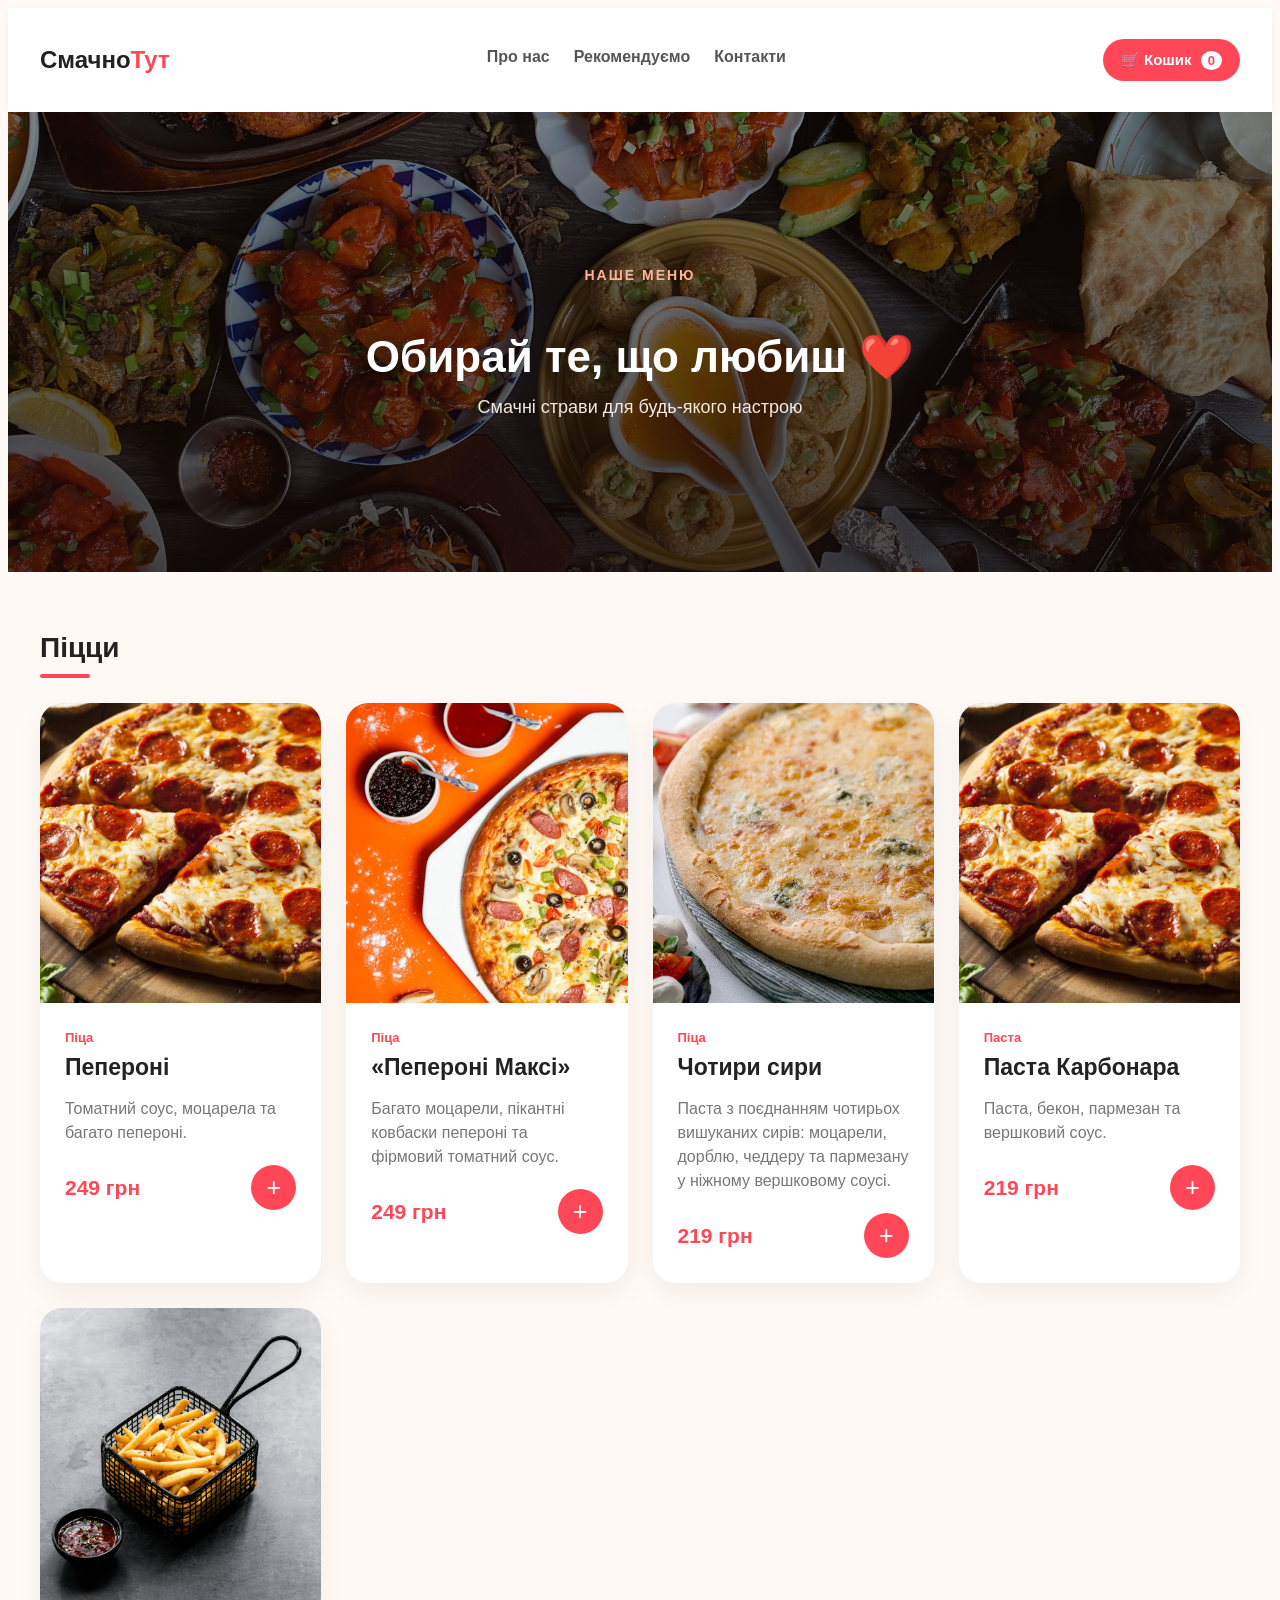
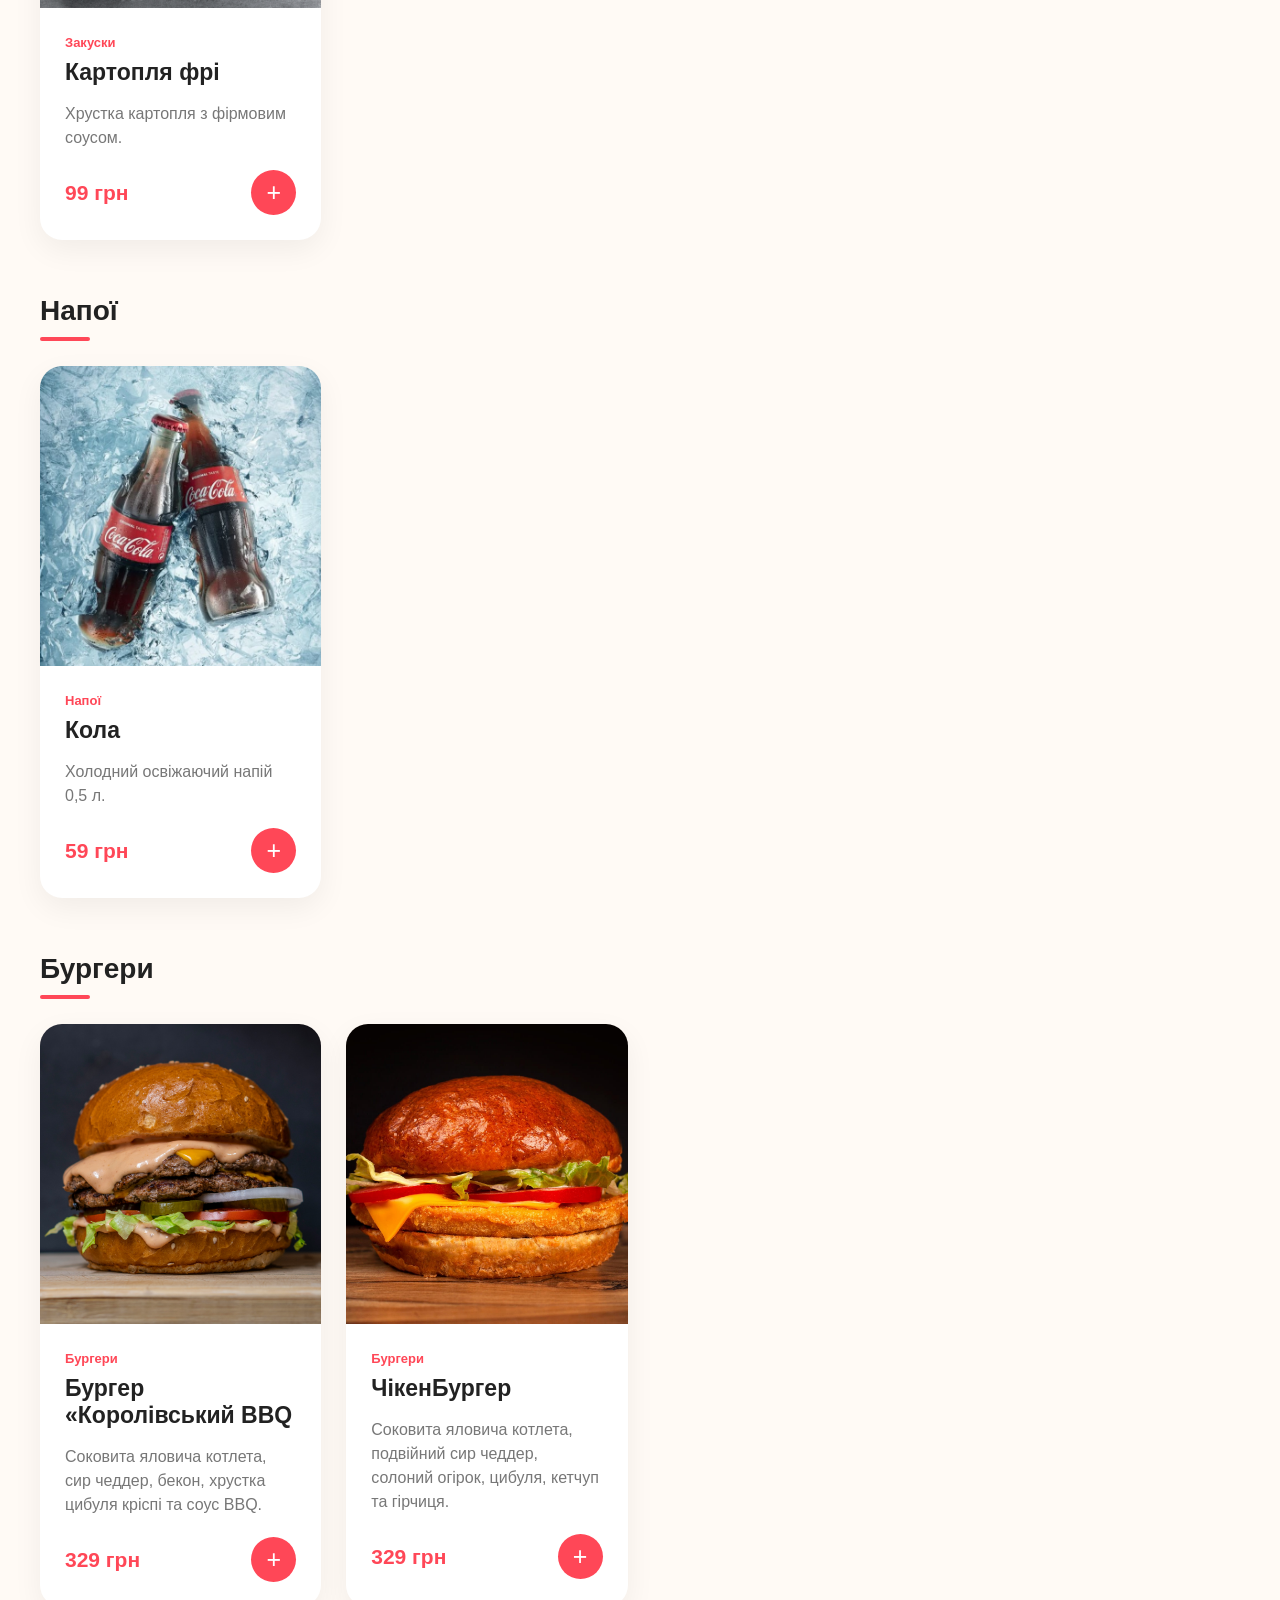
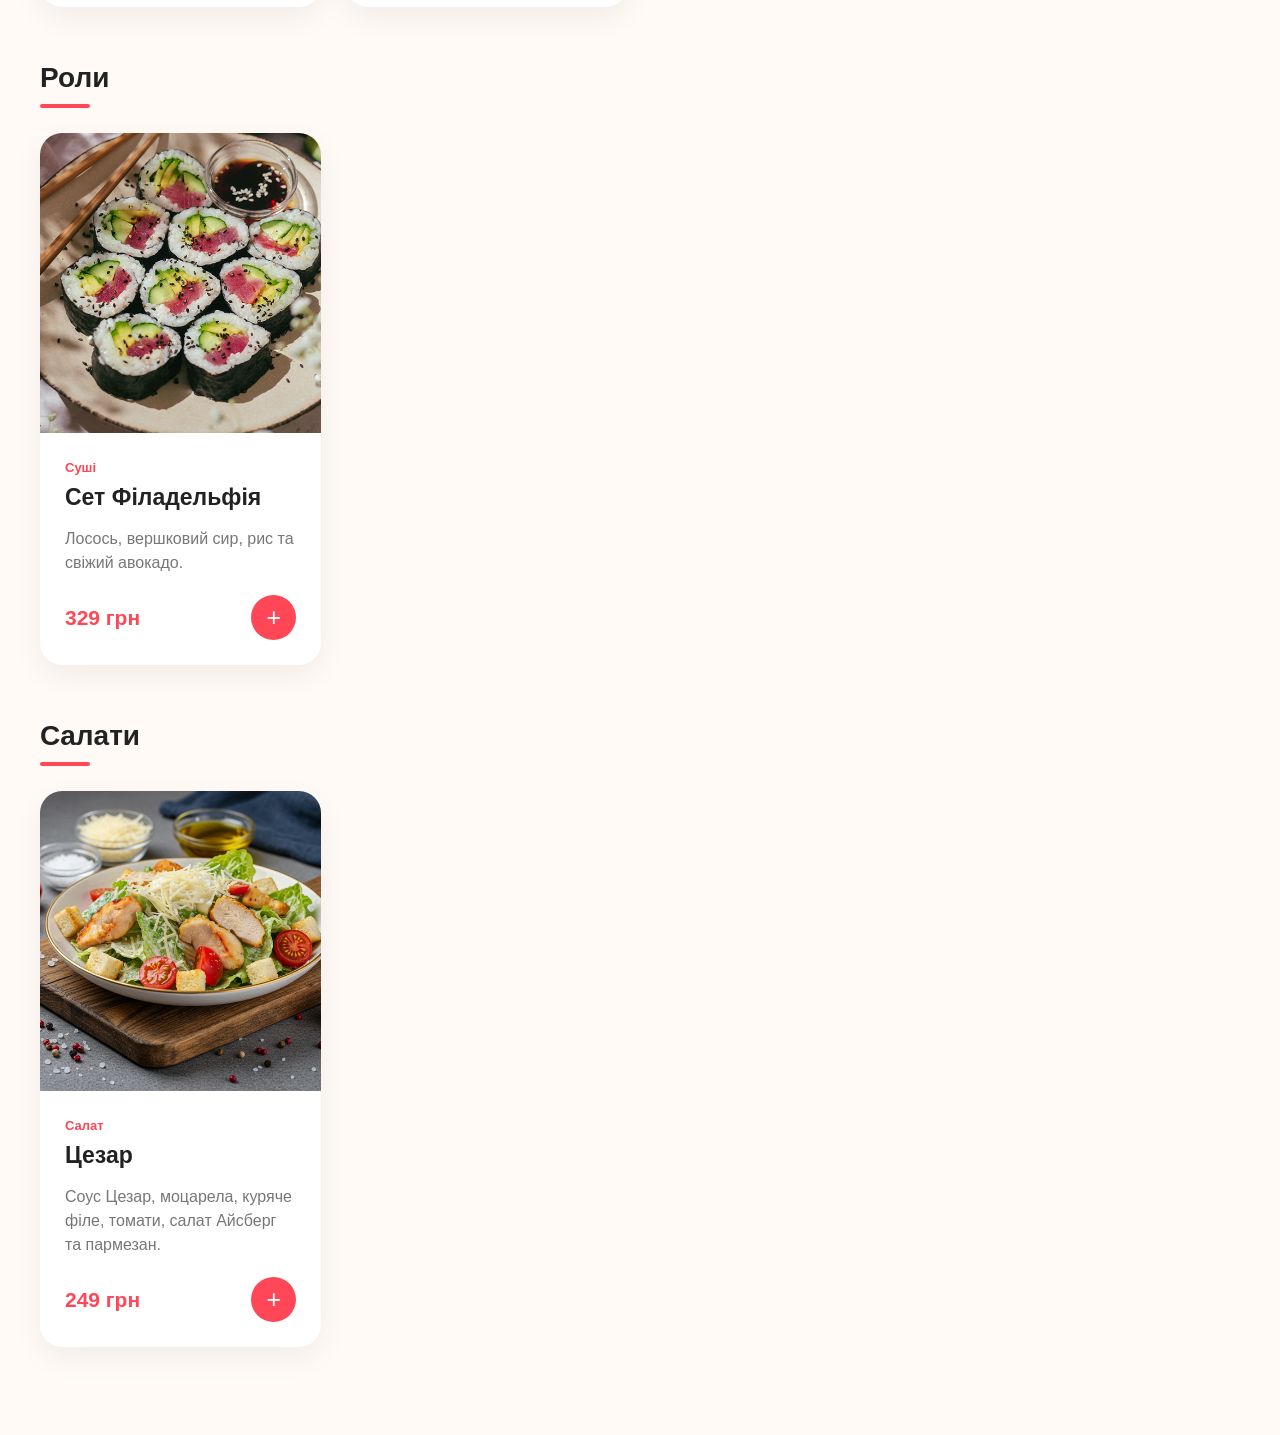
<file: menu.html>
<!DOCTYPE html>
<html lang="en">

<head>
    <meta charset="UTF-8">
    <meta name="viewport" content="width=device-width, initial-scale=1.0">
    <title>СмачноТут — Меню</title>
    <link rel="stylesheet" href="common.css">
    <link rel="stylesheet" href="menu.css">

</head>

<body>
    <header class="header">
        <div class="container header-content">

            <a href="index.html" class="logo">Смачно<span>Тут</span></a>

            <nav class="nav">
                <a href="index.html#about">Про нас</a>
                <a href="index.html#recommend">Рекомендуємо</a>
                <a href="index.html#contacts">Контакти</a>
            </nav>

            <button class="cart-button" id="cartButton">
                🛒 Кошик
                <span id="cartCount">0</span>
            </button>

        </div>
    </header>
    <section class="menuContent">
        <div class="container menu-hero-inner">
            <span>НАШЕ МЕНЮ</span>
            <h2>Обирай те, що любиш ❤️</h2>
            <p>Смачні страви для будь-якого настрою</p>
        </div>
    </section>

    <main class="container menu-body">

    <h2 class="menu-category-title">Піцци</h2>
    <div class="products">

        <!-- Піца -->

        <article class="product-card">

            <div class="product-image">
                <img src="./images/Pizza.jfif">
            </div>

            <div class="product-info">

                <span class="product-category">
                    Піца
                </span>

                <h3>Пепероні</h3>

                <p>
                    Томатний соус, моцарела та багато пепероні.
                </p>

                <div class="product-bottom">

                    <strong>249 грн</strong>

                    <button class="add-button" data-name="Піца Пепероні" data-price="249">
                        +
                    </button>

                </div>

            </div>

        </article>


<article class="product-card">

            <div class="product-image">
                <img src="./images/Pizza.avif">
            </div>

            <div class="product-info">

                <span class="product-category">
                    Піца 
                </span>

                <h3>«Пепероні Максі»</h3>

                <p>
                    Багато моцарели, пікантні ковбаски пепероні та фірмовий томатний соус.
                </p>

                <div class="product-bottom">

                    <strong>249 грн</strong>

                    <button class="add-button" data-name="Піца «Пепероні Максі»" data-price="249">
                        +
                    </button>

                </div>

            </div>

        </article>


<!-- Піца -->
        <article class="product-card">

            <div class="product-image">
                <img src="./images/CheesePizza.jpg">
            </div>

            <div class="product-info">

                <span class="product-category">
                    Піца
                </span>

                <h3>Чотири сири</h3>

                <p>
                    Паста з поєднанням чотирьох вишуканих сирів: моцарели, дорблю, чеддеру та пармезану у ніжному вершковому соусі.
                </p>

                <div class="product-bottom">

                    <strong>219 грн</strong>

                    <button class="add-button" data-name="Паста Карбонара" data-price="219">
                        +
                    </button>

                </div>

            </div>

        </article>

        <!-- Паста -->
        <article class="product-card">

            <div class="product-image">
                <img src="./images/Pizza.jfif">
            </div>

            <div class="product-info">

                <span class="product-category">
                    Паста
                </span>

                <h3>Паста Карбонара</h3>

                <p>
                    Паста, бекон, пармезан та вершковий соус.
                </p>

                <div class="product-bottom">

                    <strong>219 грн</strong>

                    <button class="add-button" data-name="Паста Карбонара" data-price="219">
                        +
                    </button>

                </div>

            </div>

        </article>


        <!-- Картопля -->
        <article class="product-card">

            <div class="product-image">
                <img src="./images/fries.jpg" alt="french fries">
            </div>

            <div class="product-info">

                <span class="product-category">
                    Закуски
                </span>

                <h3>Картопля фрі</h3>

                <p>
                    Хрустка картопля з фірмовим соусом.
                </p>

                <div class="product-bottom">

                    <strong>99 грн</strong>

                    <button class="add-button" data-name="Картопля фрі" data-price="99">
                        +
                    </button>

                </div>

            </div>

        </article>
        


    </div>

<h2 class="menu-category-title">Напої</h2>
    <div class="products">

        <!-- Напій -->
        <article class="product-card">

            <div class="product-image">
                <img src="./images/CocaCola.jpg">
            </div>

            <div class="product-info">

                <span class="product-category">
                    Напої
                </span>

                <h3>Кола</h3>

                <p>
                    Холодний освіжаючий напій 0,5 л.
                </p>

                <div class="product-bottom">

                    <strong>59 грн</strong>

                    <button class="add-button" data-name="Кола" data-price="59">
                        +
                    </button>

                </div>

            </div>

        </article>

    </div>

    <h2 class="menu-category-title">Бургери</h2>
    <div class="products">

        <!-- Бургер -->
        <article class="product-card">

            <div class="product-image">
                <img src="./images/BurgerBBQ.jpg">
            </div>

            <div class="product-info">

                <span class="product-category">
                    Бургери
                </span>

                <h3>Бургер «Королівський BBQ</h3>

                <p>
                   Соковита яловича котлета, сир чеддер, бекон, хрустка цибуля кріспі та соус BBQ.
                </p>

                <div class="product-bottom">

                    <strong>329 грн</strong>

                    <button class="add-button" data-name="Бургер «Королівський BBQ" data-price="329">
                        +
                    </button>

                </div>

            </div>

        </article>
   <!-- Бургер -->
        <article class="product-card">

            <div class="product-image">
                <img src="./images/СhickenBurger.jpg">
            </div>

            <div class="product-info">

                <span class="product-category">
                    Бургери
                </span>

                <h3>ЧікенБургер</h3>

                <p>
                   Соковита яловича котлета, подвійний сир чеддер, солоний огірок, цибуля, кетчуп та гірчиця.
                </p>

                <div class="product-bottom">

                    <strong>329 грн</strong>

                    <button class="add-button" data-name="ЧікенБургер" data-price="329">
                        +
                    </button>

                </div>

            </div>

        </article>

    </div>

    

        


    <h2 class="menu-category-title">Роли</h2>
    <div class="products">

        <!-- Роли -->
        <article class="product-card">

            <div class="product-image">
                <img src="./images/Sushi.jpg">
            </div>

            <div class="product-info">

                <span class="product-category">
                    Суші
                </span>

                <h3>Сет Філадельфія</h3>

                <p>
                    Лосось, вершковий сир, рис та свіжий авокадо.
                </p>

                <div class="product-bottom">

                    <strong>329 грн</strong>

                    <button class="add-button" data-name="Сет Філадельфія" data-price="329">
                        +
                    </button>

                </div>

            </div>

        </article>









    </div>
    <h2 class="menu-category-title">Cалати</h2>
    <div class="products">

        <!-- Салат -->

        <article class="product-card">

            <div class="product-image">
                <img src="./images/Cezar.webp">
            </div>

            <div class="product-info">

                <span class="product-category">
                    Салат
                </span>

                <h3>Цезар</h3>

                <p>
                    Соус Цезар, моцарела, куряче філе, томати, салат Айсберг та пармезан.
                </p>

                <div class="product-bottom">

                    <strong>249 грн</strong>

                    <button class="add-button" data-name="СалатЦезар" data-price="249">
                        +
                    </button>

                </div>

            </div>
        </article>

    </div>

    </main>

<!-- Кошик -->

<div class="cart-modal" id="cartModal">
    <div class="cart-content">
        <div class="cart-header">
            <h2>Ваш кошик 🛒</h2>
            <button class="close-cart" id="closeCart">&times;</button>
        </div>

        <div class="cart-items" id="cartItems">
            <p class="empty-cart">Кошик поки порожній</p>
        </div>

        <div class="cart-footer">
            <div class="cart-total-wrapper">
                <span>Разом до сплати:</span>
                <strong id="cartTotal">0 грн</strong>
            </div>
            <button class="checkout-button" id="checkoutButton">Оформити замовлення</button>
        </div>
    </div>
</div>




    <script src="Menu.js"></script>
</body>

</html>
</file>
<file: common.css>
/* =========================================================
   SHARED ACROSS PAGES — same header/nav and base buttons
   on every page. Load this before the page's own stylesheet.
========================================================= */

.container {
    max-width: 1200px;
    margin: 0 auto;
    padding: 0 20px;
}

/* ---------- Header ---------- */

.header {
    background: white;
    box-shadow: 0 2px 10px rgba(0, 0, 0, 0.05);
    position: sticky;
    top: 0;
    z-index: 1000;
}

.header-content {
    display: flex;
    align-items: center;
    justify-content: space-between;
    flex-wrap: wrap;
    gap: 16px 30px;
    min-height: 80px;
    padding-top: 12px;
    padding-bottom: 12px;
}

.logo {
    font-size: 24px;
    font-weight: 800;
    color: #222;
    text-decoration: none;
    flex-shrink: 0;
}

.logo span {
    color: #ff4757;
}

.nav {
    display: flex;
    flex-wrap: wrap;
    gap: 10px 24px;
}

.nav a {
    text-decoration: none;
    color: #555;
    font-weight: 600;
    padding-bottom: 4px;
    border-bottom: 2px solid transparent;
    transition: color 0.2s ease, border-color 0.2s ease;
}

.nav a:hover,
.nav a.active {
    color: #ff4757;
    border-bottom-color: #ff4757;
}

/* ---------- Buttons (used in the header and across pages) ---------- */

.btn {
    display: inline-block;
    padding: 12px 24px;
    border-radius: 30px;
    font-weight: 600;
    font-size: 15px;
    text-decoration: none;
    border: none;
    cursor: pointer;
    transition: 0.3s ease;
}

.btn-primary {
    background-color: #ff4757;
    color: white;
    box-shadow: 0 4px 15px rgba(255, 71, 87, 0.3);
}

.btn-primary:hover {
    background-color: #ff6b81;
    transform: translateY(-2px);
}

.btn-secondary {
    background-color: transparent;
    color: #ff4757;
    border: 2px solid #ff4757;
}

.btn-secondary:hover {
    background-color: #ff4757;
    color: white;
}

.btn-large {
    padding: 15px 30px;
    font-size: 16px;
}

/* Cart trigger shown in the header on the menu page */

.cart-button {
    border: none;
    background: #ff4757;
    color: white;
    padding: 12px 18px;
    border-radius: 25px;
    font-weight: bold;
    font-size: 15px;
    cursor: pointer;
    flex-shrink: 0;
    transition: background 0.2s ease;
}

.cart-button:hover {
    background: #e03e4d;
}

.cart-button span {
    background: white;
    color: #ff4757;
    padding: 2px 7px;
    border-radius: 50%;
    margin-left: 5px;
    font-size: 13px;
}

/* ---------- Responsive header ---------- */

@media (max-width: 760px) {
    .header-content {
        justify-content: center;
        text-align: center;
    }

    .nav {
        order: 3;
        width: 100%;
        justify-content: center;
    }
}
</file>
<file: menu.css>
body {
    font-family: Arial, Helvetica, sans-serif;
    background: #fffaf5;
    color: #222;
}

.menuContent {
    position: relative;
    background-color: #2b1712;
    background-image: url('./images/food-background.jpg');
    background-size: cover;
    background-position: center;
    background-repeat: no-repeat;
    color: white;
    display: flex;
    flex-direction: column;
    align-items: center;
    justify-content: center;
    text-align: center;
    min-height: 320px;
    padding: 70px 20px;
}

.menuContent::before {
    content: "";
    position: absolute;
    inset: 0;
    background: linear-gradient(180deg, rgba(20, 10, 8, 0.5) 0%, rgba(20, 10, 8, 0.75) 100%);
}

.menu-hero-inner {
    position: relative;
    z-index: 1;
}

.menuContent span {
    display: inline-block;
    color: #ffb199;
    font-weight: 700;
    font-size: 14px;
    letter-spacing: 2px;
    margin-bottom: 12px;
}

.menuContent h2 {
    font-size: clamp(28px, 5vw, 44px);
    font-weight: 800;
    margin-bottom: 14px;
}

.menuContent p {
    font-size: 18px;
    color: #f5e9e4;
    max-width: 480px;
    margin: 0 auto;
}

/* Category headings ("Піцци", "Бургери" ...) */

.menu-body {
    padding: 60px 0 80px;
}

.menu-category-title {
    font-size: 28px;
    font-weight: 800;
    color: #222;
    margin: 55px 0 25px;
}

.menu-category-title:first-child {
    margin-top: 0;
}

.menu-category-title::after {
    content: "";
    display: block;
    width: 50px;
    height: 4px;
    background: #ff4757;
    margin-top: 10px;
    border-radius: 2px;
}

/* .header, .header-content, .logo, .nav, .nav a and .cart-button now
   live in common.css so index.html and menu.html share one navigation. */

/* Menu */

.menu {
    padding: 100px 0;
}

.section-title {
    text-align: center;
    margin-bottom: 50px;
}

.section-title span,
.section-label {
    color: #ff4757;
    font-weight: bold;
    font-size: 14px;
}

.section-title h2 {
    font-size: 42px;
    margin: 12px 0;
}

.section-title p {
    color: #777;
    font-size: 18px;
}

.products {
    display: grid;
    grid-template-columns: repeat(auto-fill, minmax(240px, 1fr));
    gap: 25px;
}

.product-card {
    background: white;
    border-radius: 22px;
    overflow: hidden;
    box-shadow: 0 10px 30px rgba(0, 0, 0, 0.06);
    transition: 0.3s;
}

.product-card:hover {
    transform: translateY(-8px);
    box-shadow: 0 20px 40px rgba(0, 0, 0, 0.1);
}

.product-image {
    height: 300px;
    overflow: hidden;
    display: flex;
    align-items: center;
    justify-content: center;
    background: #fff1e7;
    font-size: 100px;
}

.product-info {
    padding: 25px;
}

.product-category {
    color: #ff4757;
    font-size: 13px;
    font-weight: bold;
}

.product-info h3 {
    font-size: 23px;
    margin: 8px 0;
}

.product-info p {
    color: #777;
    line-height: 1.5;
    min-height: 45px;
}

.product-bottom {
    margin-top: 20px;
    display: flex;
    align-items: center;
    justify-content: space-between;
}

.product-bottom strong {
    color: #ff4757;
    font-size: 21px;
}

.add-button {
    width: 45px;
    height: 45px;
    border: none;
    border-radius: 50%;
    background: #ff4757;
    color: white;
    font-size: 25px;
    cursor: pointer;
    transition: 0.2s;
}

.add-button:hover {
    background: #ff4757;
    transform: scale(1.1);
}

.product-image img {
    width: 100%;
    height: 100%;
    object-fit: cover;
}

/*МОДАЛЬНЕ ВІКНО КОШИКА*/


.cart-modal {
    position: fixed;
    top: 0;
    left: 0;
    width: 100%;
    height: 100%;
    background-color: rgba(0, 0, 0, 0.5);
    display: flex;
    justify-content: center;
    align-items: center;
    opacity: 0;
    visibility: hidden;
    transition: 0.3s ease;
    z-index: 1000;
}


.cart-modal.active {
    opacity: 1;
    visibility: visible;
}

/* Біла картка кошика */
.cart-content {
    background: white;
    width: 90%;
    max-width: 450px;
    padding: 25px;
    border-radius: 20px;
    box-shadow: 0 10px 30px rgba(0, 0, 0, 0.2);
    display: flex;
    flex-direction: column;
    max-height: 80vh;
}

.cart-header {
    display: flex;
    justify-content: space-between;
    align-items: center;
    margin-bottom: 20px;
    border-bottom: 1px solid #eee;
    padding-bottom: 10px;
}

.close-cart {
    background: none;
    border: none;
    font-size: 25px;
    cursor: pointer;
    color: #888;
}

.cart-items {
    overflow-y: auto;
    flex-grow: 1;
    padding-right: 5px;
}

.cart-item {
    display: flex;
    justify-content: space-between;
    align-items: center;
    margin-bottom: 12px;
    padding-bottom: 12px;
    border-bottom: 1px solid #f0f0f0;
}

.cart-item-controls {
    display: flex;
    align-items: center;
    gap: 8px;
}

.cart-item-controls button {
    background: #f0f0f0;
    border: none;
    padding: 4px 10px;
    border-radius: 6px;
    cursor: pointer;
    font-weight: bold;
}

.remove-item {
    background: none !important;
    color: #ff4757;
    cursor: pointer;
    border: none;
}

.empty-cart {
    text-align: center;
    color: #888;
    padding: 20px 0;
}

.cart-footer {
    margin-top: 20px;
    border-top: 1px solid #eee;
    padding-top: 15px;
}

.cart-total-wrapper {
    display: flex;
    justify-content: space-between;
    font-size: 18px;
    font-weight: bold;
}

.checkout-button {
    width: 100%;
    padding: 12px;
    background: #ff4757;
    color: white;
    border: none;
    border-radius: 10px;
    font-weight: bold;
    cursor: pointer;
    margin-top: 15px;
    transition: 0.2s;
}

.checkout-button:hover {
    background: #e03e4d;
}
/* =========================
   ВІДГУКИ
========================= */

.reviews {
    padding: 100px 0;
    background: #fffaf5;
}

.reviews-grid {
    display: grid;
    grid-template-columns: repeat(3, 1fr);
    gap: 25px;
}

.review-card {
    background: white;
    padding: 30px;
    border-radius: 22px;
    box-shadow: 0 10px 30px rgba(0, 0, 0, 0.06);
    transition: 0.3s;
}

.review-card:hover {
    transform: translateY(-6px);
    box-shadow: 0 18px 35px rgba(0, 0, 0, 0.1);
}

.review-top {
    display: flex;
    align-items: center;
    gap: 15px;
    margin-bottom: 20px;
}

.review-avatar {
    width: 55px;
    height: 55px;
    border-radius: 50%;
    background: #ff5a2c;
    color: white;

    display: flex;
    align-items: center;
    justify-content: center;

    font-size: 22px;
    font-weight: bold;
}

.review-card h3 {
    margin-bottom: 5px;
    font-size: 19px;
}

.stars {
    color: #ffb000;
    font-size: 18px;
    letter-spacing: 2px;
}

.review-card p {
    color: #666;
    line-height: 1.6;
    font-size: 15px;
}

/* =========================
   RESPONSIVE
========================= */

@media (max-width: 760px) {
    .menuContent {
        min-height: 260px;
        padding: 50px 20px;
    }

    .reviews-grid {
        grid-template-columns: 1fr;
    }
}

@media (max-width: 480px) {
    .product-image {
        height: 220px;
    }

    .menu-category-title {
        font-size: 22px;
        margin-top: 40px;
    }

    .menu-body {
        padding: 40px 0 60px;
    }
}
</file>
